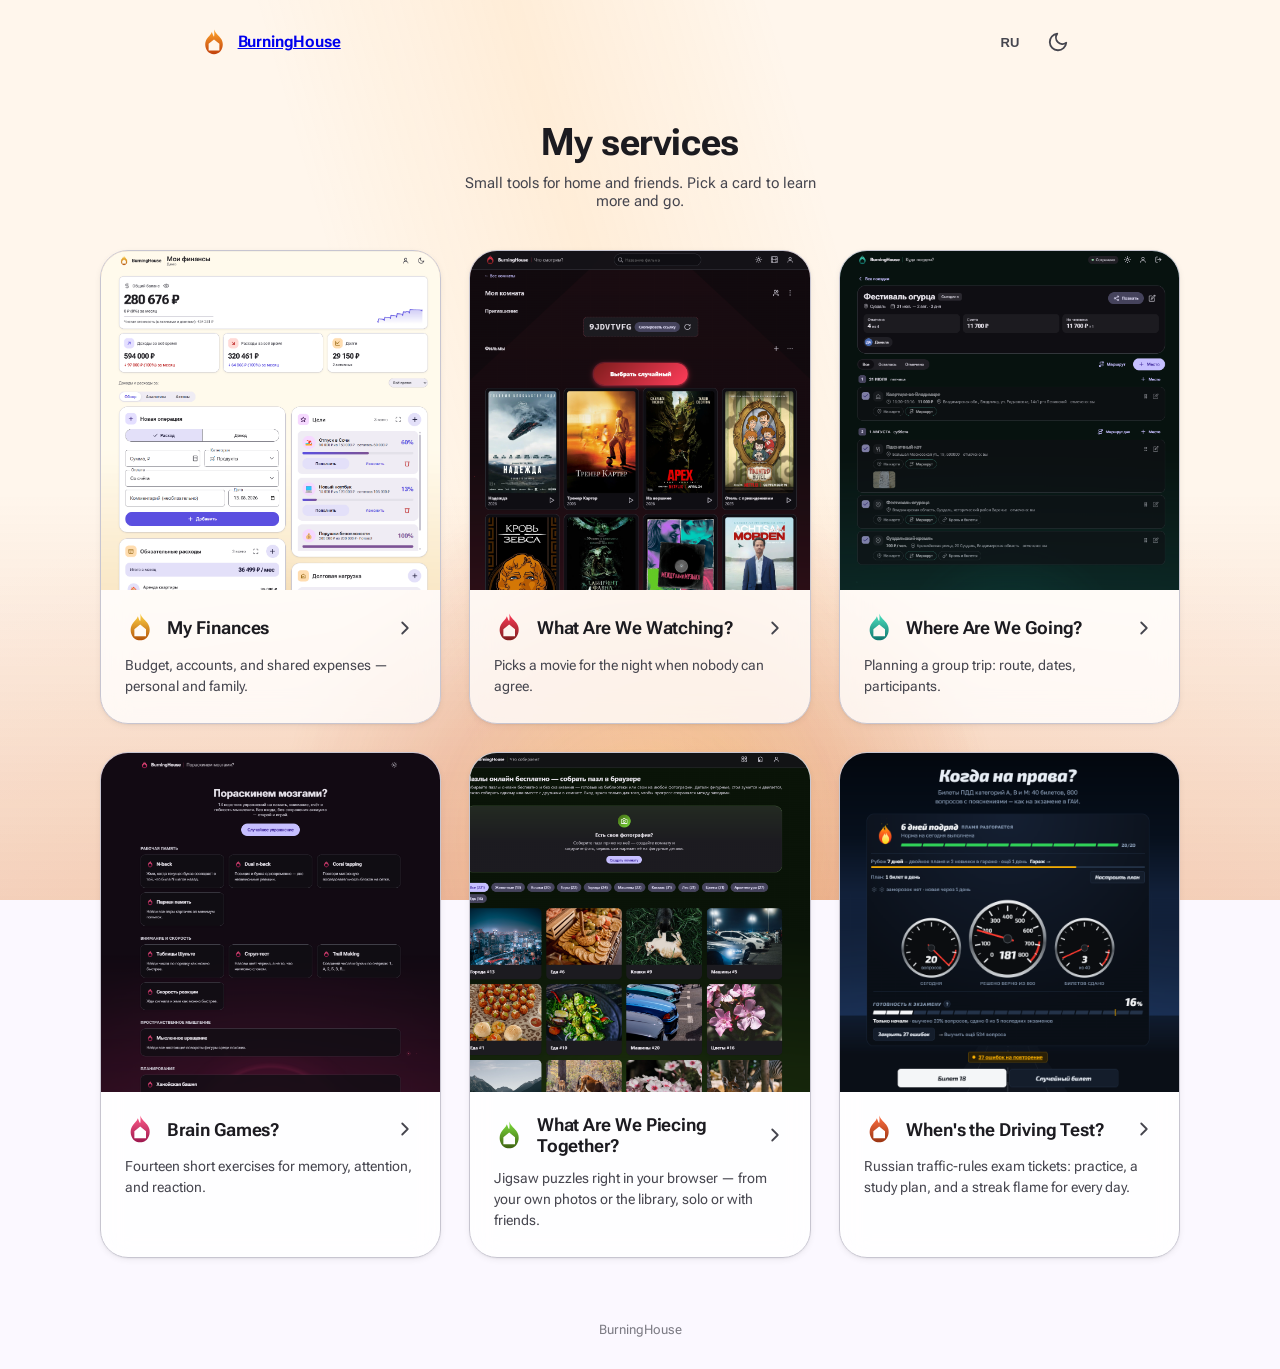
<file: index.html>
<!doctype html>
<html lang="ru">
<head>
<meta charset="utf-8">
<meta name="google-adsense-account" content="ca-pub-4773346307451359">
<meta name="viewport" content="width=device-width,initial-scale=1,viewport-fit=cover">
<meta name="color-scheme" content="light dark">
<meta name="theme-color" content="#150e22">
<title id="pageTitle">BurningHouse — сервисы</title>
<meta id="metaDescription" name="description" content="Мои финансы, «Что смотрим?», «Куда поедем?», «Пораскинем мозгами?», «Что собираем?» и «Когда на права?» — сервисы BurningHouse в одном месте.">
<link rel="canonical" href="https://burninghouse.ru/">

<!-- Векторный фавикон — основной, PNG рядом для тех, кто SVG не берёт
     (в частности, поисковики для иконки в выдаче обычно хотят растр). -->
<link rel="icon" href="assets/favicon.svg" type="image/svg+xml">
<link rel="icon" href="assets/favicon-32.png" type="image/png" sizes="32x32">
<link rel="icon" href="assets/favicon-512.png" type="image/png" sizes="512x512">
<link rel="apple-touch-icon" href="assets/apple-touch-icon.png" sizes="180x180">

<!-- Open Graph / Twitter — без этого ссылка в поиске и при пересылке в
     мессенджеры разворачивается голым текстом, без знака и превью. -->
<meta property="og:type" content="website">
<meta id="ogLocale" property="og:locale" content="ru_RU">
<meta property="og:url" content="https://burninghouse.ru/">
<meta property="og:site_name" content="BurningHouse">
<meta id="ogTitle" property="og:title" content="BurningHouse — сервисы">
<meta id="ogDescription" property="og:description" content="Мои финансы, «Что смотрим?», «Куда поедем?», «Пораскинем мозгами?», «Что собираем?» и «Когда на права?» — сервисы BurningHouse в одном месте.">
<meta property="og:image" content="https://burninghouse.ru/assets/og-image.png">
<meta property="og:image:width" content="1200">
<meta property="og:image:height" content="630">
<meta name="twitter:card" content="summary_large_image">
<meta id="twitterTitle" name="twitter:title" content="BurningHouse — сервисы">
<meta id="twitterDescription" name="twitter:description" content="Мои финансы, «Что смотрим?», «Куда поедем?», «Пораскинем мозгами?», «Что собираем?» и «Когда на права?» — сервисы BurningHouse в одном месте.">
<meta name="twitter:image" content="https://burninghouse.ru/assets/og-image.png">

<link rel="preconnect" href="https://fonts.googleapis.com">
<link href="https://fonts.googleapis.com/css2?family=Roboto+Flex:opsz,wght@8..144,400;8..144,500;8..144,600;8..144,700&display=swap" rel="stylesheet">
<link rel="stylesheet" href="assets/brand.css">
<link rel="stylesheet" href="assets/styles.css">
</head>
<body>

<!-- Горящий дом за интерфейсом. Вариант «Очаг»: страница для неспешного
     просмотра, а не редиректа — искры и свечение идут постоянно, см.
     Design/motion.md. -->
<div class="bh-backdrop bh-backdrop--page" aria-hidden="true">
  <div class="bh-layer"><div class="bh-glow"></div></div>
  <div class="bh-layer"><div class="bh-sweep"></div></div>
  <div class="bh-layer"><div class="bh-haze"></div></div>
  <div class="bh-layer bh-sparks" data-bh-sparks="10"></div>
</div>

<div class="topbar">
  <a class="bh-lockup" href="/">
    <svg class="bh-mark" viewBox="0 0 24 24" role="img" aria-label="BurningHouse">
      <defs>
        <linearGradient id="bhFlameHome" x1="0" y1="1" x2="0" y2="0">
          <stop offset="0" stop-color="var(--flame-base, #c2410c)"/>
          <stop offset="1" stop-color="var(--flame-tip, #ffa62b)"/>
        </linearGradient>
      </defs>
      <path class="bh-flame" fill="url(#bhFlameHome)" fill-rule="evenodd"
            d="M12 1.2C13.6 5 16.4 6.6 18.2 9.4C21.4 14.4 18.6 22.4 12 22.4C5.4 22.4 2.6 14.4 5.8 9.4C7.2 7.2 9.2 6 10.2 3.4C10.9 5.6 11.4 6.6 12 7.4C12.4 5.6 12.3 3.4 12 1.2ZM12 9.8 7.4 13.6V19.2H16.6V13.6Z"/>
    </svg>
    <span class="bh-name">BurningHouse</span>
  </a>
  <div class="topbar-actions">
    <button class="icon-btn icon-btn--text" id="langBtn" type="button"></button>
    <button class="icon-btn" id="themeBtn" type="button" title="Сменить тему" aria-label="Сменить тему"></button>
  </div>
</div>

<header class="hero">
  <h1 id="heroTitle">Мои сервисы</h1>
  <p id="heroText">Небольшие штуки для дома и для друзей. Выберите карточку,
    чтобы узнать подробнее и перейти.</p>
</header>

<main class="grid" id="cards" aria-label="Сервисы"></main>

<p class="foot">BurningHouse</p>

<!-- Модалка с подробностями сервиса — одна на все карточки, содержимое
     подставляет app.js. -->
<div class="scrim" id="svcScrim">
  <div class="dialog" role="dialog" aria-modal="true" aria-labelledby="svcTitle">
    <div class="dlg-media" id="svcMedia"></div>
    <div class="dlg-body">
      <div class="thumbs" id="svcThumbs"></div>
      <div class="row">
        <span id="svcMarkWrap"></span>
        <h3 id="svcTitle"></h3>
      </div>
      <p class="desc" id="svcDesc"></p>
      <div class="actions">
        <button class="btn outlined" id="svcClose" type="button">Закрыть</button>
        <a class="btn filled" id="svcGo" href="#" target="_blank" rel="noopener">Перейти</a>
      </div>
    </div>
  </div>
</div>

<script src="assets/brand.js"></script>
<script src="assets/app.js"></script>
</body>
</html>
</file>
<file: assets/brand.css>
/* Копия Shared/brand.css — не редактировать здесь.
   Правки вносят в Shared/ и раскладывают: node Shared/sync.mjs */
/* ═══════════════════════════════════════════════════════════════════════
   Фирменный слой BurningHouse: знак, локап, горящий фон.
   Канонический файл — этот. Сервисы копируют его к себе в assets/ и
   переопределяют только четыре-шесть переменных (см. блок ниже).

   Решения и причины — в BurningHouse/Design/. Коротко о главном:
   • анимируем только transform/opacity — эти слои уходят на видеокарту;
   • размытие даём радиальным градиентом, а не filter: blur() — блюр во
     весь экран самая дорогая вещь, какую можно повесить на фон;
   • prefers-reduced-motion не «желательно»: движущийся фон при
     вестибулярных нарушениях вызывает тошноту.
   ═══════════════════════════════════════════════════════════════════════ */

/* ── Токены сервиса. По умолчанию — дерево/янтарь (вход). ──
   Свой сервис задаёт эти же переменные у себя ПОСЛЕ подключения brand.css.
   Цвет не выбирается на глаз: он берётся от вещества, которое так горит,
   — таблица свободных в Design/services.md. */
:root{
  --flame-base:#c2410c;   /* основание — уголь, общее для семьи */
  --flame-tip:#ffa62b;    /* вершина — она и различает сервисы */
  --night-1:#0e0b16;      /* края тёмной сцены */
  --night-2:#1f1330;      /* у горизонта, где горит дом */
  --dawn-1:#fff6ec;       /* светлая тема — рассвет, а не осветлённая ночь */
  --dawn-2:#ffe4cb;
}

/* ═══ ФОН ═══
   position:fixed, поэтому одинаково работает и как фон страницы (вход),
   и внутри полноэкранной модалки (окно входа в «Финансах»): когда
   родитель скрыт, скрыт и фон. */
.bh-backdrop{
  position:fixed; inset:0; z-index:0;
  overflow:hidden; pointer-events:none;
  --sky-1:var(--dawn-1); --sky-2:var(--dawn-2);
  background:radial-gradient(125% 100% at 50% 112%, var(--sky-2) 0%, var(--sky-1) 62%);
}
/* Тему берём из тех же сигналов, что и хост: у «Финансов» data-theme стоит
   всегда, у входа его может не быть — тогда решает системная настройка. */
@media (prefers-color-scheme: dark){
  :root:not([data-theme="light"]) .bh-backdrop{ --sky-1:var(--night-1); --sky-2:var(--night-2); }
}
:root[data-theme="dark"]  .bh-backdrop{ --sky-1:var(--night-1); --sky-2:var(--night-2); }
:root[data-theme="light"] .bh-backdrop{ --sky-1:var(--dawn-1);  --sky-2:var(--dawn-2); }

/* Фон под ВСЮ страницу приложения, а не только под окно входа.
   z-index:-1 здесь обязателен: с нулевым позиционированный слой красится
   поверх непозиционированных блоков и накрыл бы собой весь интерфейс.
   Хост при этом обязан отдать фон наружу — иначе слой окажется под
   непрозрачной заливкой body и его просто не будет видно:

     html{ background:var(--ваш-фон) }
     body{ background:transparent }                                        */
.bh-backdrop--page{ z-index:-1; }

/* Приглушённый вариант — для страниц с плотным интерфейсом, где фон должен
   только подсвечивать поля вокруг панелей, а не спорить с содержимым.
   Приглушать приходится ОТДЕЛЬНЫМ набором кадров, а не статичной opacity:
   свойство, которое анимируется, значением из правила не перебить — анимация
   всегда важнее. На этом легко обжечься и потом искать, почему «не применилось». */
.bh-backdrop--quiet .bh-glow{ animation-name:bh-breathe-quiet }
@keyframes bh-breathe-quiet{
  from{ transform:translateX(-50%) scale(1);    opacity:.24 }
  to  { transform:translateX(-50%) scale(1.07); opacity:.32 }
}
.bh-backdrop--quiet .bh-haze{ opacity:.55 }

.bh-layer{ position:absolute; inset:0; }

/* Свечение очага снизу по центру — оттуда, где горит дом. */
.bh-glow{
  position:absolute; left:50%; bottom:-34%;
  width:min(92%, 46rem); aspect-ratio:1; transform:translateX(-50%);
  border-radius:50%; opacity:.55;
  background:radial-gradient(circle,
    color-mix(in srgb, var(--flame-tip) 46%, transparent) 0%,
    color-mix(in srgb, var(--flame-base) 28%, transparent) 38%,
    transparent 70%);
  will-change:transform, opacity;
  animation:bh-breathe 11s ease-in-out infinite alternate;
}
@keyframes bh-breathe{
  from{ transform:translateX(-50%) scale(1);    opacity:.5 }
  to  { transform:translateX(-50%) scale(1.09); opacity:.62 }
}

/* Медленный проход света по комнате — вариант «Угли» из Design/motion.md.
   Выбран для страниц входа: при активной SSO-сессии страница показывается
   на долю секунды, и эффектный разгон читался бы как тормоз. */
.bh-sweep{
  position:absolute; inset:-30% -60%;
  background:linear-gradient(74deg, transparent 42%,
    color-mix(in srgb, var(--flame-tip) 10%, transparent) 50%, transparent 58%);
  will-change:transform;
  animation:bh-sweep 16s ease-in-out infinite;
}
@keyframes bh-sweep{
  0%,100%{ transform:translateX(-22%) }
  50%    { transform:translateX(22%) }
}

/* Дымка над очагом — прячет нижнюю границу свечения. */
.bh-haze{
  position:absolute; left:-20%; right:-20%; bottom:0; height:58%;
  background:linear-gradient(to top,
    color-mix(in srgb, var(--flame-base) 18%, transparent), transparent 78%);
}

/* ═══ ИСКРЫ ═══
   Узлы расставляет brand.js: у каждой свои длительность, задержка и снос.
   Одинаковые искры сразу читаются как размноженная копипаста. */
.bh-spark{
  position:absolute; bottom:-2%;
  width:3px; height:3px; border-radius:50%;
  background:var(--flame-tip);
  box-shadow:0 0 6px 1px color-mix(in srgb, var(--flame-tip) 65%, transparent);
  opacity:0; will-change:transform, opacity;
  animation:bh-rise var(--bh-dur, 12s) linear var(--bh-delay, 0s) infinite;
}
@keyframes bh-rise{
  0%  { transform:translate3d(0,0,0) scale(.6); opacity:0 }
  12% { opacity:.8 }
  70% { opacity:.45 }
  100%{ transform:translate3d(var(--bh-drift, 2rem), -60vh, 0) scale(.25); opacity:0 }
}

/* Повадка искр — единственное, чем сервису позволено выделиться помимо цвета.
   Подключается классом на контейнере искр. */
.bh-sparks--settle .bh-spark{ animation-name:bh-settle }   /* финансы: копятся */
@keyframes bh-settle{
  0%  { transform:translate3d(0,0,0) scale(.5); opacity:0 }
  15% { opacity:.9 }
  60% { transform:translate3d(var(--bh-drift,1rem), -34vh, 0) scale(1); opacity:.85 }
  100%{ transform:translate3d(var(--bh-drift,1rem), -26vh, 0) scale(.7); opacity:0 }
}
.bh-sparks--motes .bh-spark{ animation-name:bh-motes; animation-timing-function:ease-in-out }
@keyframes bh-motes{                                        /* фильмы: пыль в луче */
  0%  { transform:translate3d(0,-70vh,0) scale(.5); opacity:0 }
  20% { opacity:.7 }
  100%{ transform:translate3d(var(--bh-drift,4rem), -8vh, 0) scale(.4); opacity:0 }
}
.bh-sparks--wind .bh-spark{ animation-name:bh-wind }        /* поездки: сносит ветром */
@keyframes bh-wind{
  0%  { transform:translate3d(0,0,0) scale(.6); opacity:0 }
  14% { opacity:.85 }
  100%{ transform:translate3d(calc(var(--bh-drift,1rem) * 6), -30vh, 0) scale(.3); opacity:0 }
}
/* админка: вспыхивают дискретно и строго вертикально — телеметрия, а не огонь */
.bh-sparks--pulse .bh-spark{ animation-name:bh-pulse; animation-timing-function:steps(1,end) }
@keyframes bh-pulse{
  0%  { transform:translate3d(0,0,0) scale(.7); opacity:0 }
  8%  { opacity:.9 }
  50% { opacity:.25 }
  58% { opacity:.9 }
  92% { opacity:.9 }
  100%{ transform:translate3d(0,-60vh,0) scale(.7); opacity:0 }
}
/* тренажёр: доходят до своего места один раз и дальше не летят — только
   разряжаются на месте частыми вспышками, как нейрон, а не огонь. Кольцо на
   ::after — это и есть импульс синапса, расходящийся от тела клетки и
   гаснущий; больше ни у одной повадки кольца нет, только рост/снос точки. */
.bh-sparks--flicker .bh-spark{ animation-name:bh-flicker; animation-timing-function:linear }
@keyframes bh-flicker{
  0%  { transform:translate3d(0,0,0) scale(.5); opacity:0 }
  5%  { transform:translate3d(var(--bh-drift,.5rem),-20vh,0) scale(.85); opacity:.15 }
  8%  { opacity:.95 }
  11% { opacity:.15 }
  40% { opacity:.15 }
  43% { opacity:.9 }
  46% { opacity:.15 }
  70% { opacity:.15 }
  73% { opacity:.85 }
  76% { opacity:.15 }
  95% { transform:translate3d(var(--bh-drift,.5rem),-20vh,0) scale(.85); opacity:.15 }
  100%{ transform:translate3d(var(--bh-drift,.5rem),-22vh,0) scale(.3); opacity:0 }
}
.bh-sparks--flicker .bh-spark::after{
  content:""; position:absolute; inset:-6px; border-radius:50%;
  border:1px solid var(--flame-tip);
  opacity:0; animation:bh-flicker-ring var(--bh-dur,12s) linear var(--bh-delay,0s) infinite;
}
@keyframes bh-flicker-ring{
  0%,7%  { transform:scale(.6); opacity:0 }
  9%     { transform:scale(1.3); opacity:.55 }
  14%    { transform:scale(2.3); opacity:0 }
  42%    { transform:scale(.6); opacity:0 }
  44%    { transform:scale(1.3); opacity:.5 }
  49%    { transform:scale(2.3); opacity:0 }
  72%    { transform:scale(.6); opacity:0 }
  74%    { transform:scale(1.3); opacity:.55 }
  79%    { transform:scale(2.3); opacity:0 }
  100%   { transform:scale(.6); opacity:0 }
}
/* пазлы: искра блуждает вбок, как будто ищет своё место, затем резко
   «щёлкает» на позицию (overshoot-масштаб + вспышка) и дальше идёт ровно
   вверх, уже без блужданий — деталь нашла пару и присоединилась к общей
   картинке. Кольцо на ::after квадратное, не круглое, как у остальных
   поводок, — единственный явный намёк на форму детали пазла в самом фоне. */
.bh-sparks--interlock .bh-spark{
  animation-name:bh-interlock;
  animation-timing-function:cubic-bezier(.34,1.56,.64,1);
}
@keyframes bh-interlock{
  0%  { transform:translate3d(0,0,0) scale(.5); opacity:0 }
  10% { opacity:.75 }
  45% { transform:translate3d(var(--bh-drift,1.5rem), -22vh, 0) scale(.55); opacity:.6 }
  52% { transform:translate3d(var(--bh-drift,1.5rem), -25vh, 0) scale(1.15); opacity:1 }
  58% { transform:translate3d(var(--bh-drift,1.5rem), -27vh, 0) scale(.85); opacity:.9 }
  100%{ transform:translate3d(var(--bh-drift,1.5rem), -60vh, 0) scale(.6); opacity:0 }
}
.bh-sparks--interlock .bh-spark::after{
  content:""; position:absolute; inset:-5px; border-radius:2px;
  border:1px solid var(--flame-tip);
  opacity:0; animation:bh-interlock-click var(--bh-dur,12s) linear var(--bh-delay,0s) infinite;
}
@keyframes bh-interlock-click{
  0%,48%{ transform:scale(.4) rotate(0deg); opacity:0 }
  52%   { transform:scale(1) rotate(6deg); opacity:.7 }
  60%   { transform:scale(1.6) rotate(6deg); opacity:0 }
  100%  { opacity:0 }
}

/* ═══ ЗНАК ═══
   Градиент объявляется ВНУТРИ каждого <svg>: вынесенный наружу не увидит
   переменные сервиса и знак уедет в чёрный. Подробности — Design/mark.md. */
.bh-mark{ display:block; flex:none; }
.bh-mark .bh-flame{
  transform-origin:50% 100%;
  animation:bh-flick 4.2s ease-in-out infinite;
}
@keyframes bh-flick{
  0%,100%{ transform:scaleY(1)    scaleX(1);    opacity:1 }
  32%    { transform:scaleY(.94)  scaleX(1.03); opacity:.93 }
  58%    { transform:scaleY(1.04) scaleX(.98);  opacity:1 }
}

/* ═══ ЛОКАП: знак, бренд, сервис ═══
   Бренд — постоянная величина, сервис — переменная; вес это и показывает.

   Внутри — два независимых <a>, не один: у знака+бренда и у названия сервиса
   разные адреса. Знак и «BurningHouse» — это каталог всех сервисов, клик
   уводит на burninghouse.ru. Название сервиса — это сервис, на котором
   стоишь, клик по нему возвращает на его собственную домашнюю. Раньше был
   один <a> на весь локап, и каталог из сервиса было не открыть, не потеряв
   то, что было на экране. */
.bh-lockup{
  display:inline-flex; align-items:center; gap:.6rem;
  font-size:1rem; line-height:1;
}
.bh-lockup-home, .bh-lockup-service{
  display:inline-flex; align-items:center; gap:.6rem;
  text-decoration:none; color:inherit;
}
.bh-lockup .bh-mark{ width:1.75em; height:1.75em; }
.bh-name{ font-weight:650; letter-spacing:-.01em; }
/* Единственное место, где цвет сервиса попадает в текстовую строку. */
.bh-sep{
  width:1px; height:1.15em; flex:none; border-radius:1px;
  background:color-mix(in srgb, var(--flame-tip) 45%, transparent);
}
.bh-service{ font-weight:400; opacity:.72; }

/* Узкий экран: бренд уходит, остаются знак и название сервиса — на своей
   странице человек и так знает, где он, а место дороже. */
@media (max-width:30rem){
  .bh-name, .bh-sep{ display:none }
}

/* ═══ ПЕРЕДАЧА НА СТРАНИЦУ ВХОДА ═══
   Уход на auth-домен — это обычная навигация между разными сайтами, и резкая
   подмена читается рывком. Кросс-доменные view transitions браузер не даёт
   (разные origin), поэтому склеиваем вручную: здесь карточка уходит, там
   появляется. Фон остаётся на месте и в обеих точках выглядит одинаково —
   именно он и создаёт ощущение, что это одна страница, а не две.

   Класс вешает сервис перед auth.login(); длительность обязана совпадать с
   задержкой навигации в его коде.

   Класс продублирован в селекторе намеренно: у карточки сервиса обычно уже
   есть своя анимация появления, и её правило идёт в файле позже. При равной
   специфичности побеждает последнее — уход бы молча не сработал. Удвоение
   класса поднимает специфичность, не прибегая к !important. */
.bh-leaving.bh-leaving{
  animation:bh-leave .22s cubic-bezier(.4,0,1,1) both;
  pointer-events:none;
}
@keyframes bh-leave{
  to{ opacity:0; transform:translateY(-6px) scale(.985) }
}

/* Прибытие: карточка входа собирается из того же движения, в котором ушла
   предыдущая. Вешается на саму карточку на auth-домене. */
.bh-arriving{
  animation:bh-arrive .34s cubic-bezier(.16,.84,.44,1) both;
}
@keyframes bh-arrive{
  from{ opacity:0; transform:translateY(10px) scale(.985) }
}

/* ═══ ДОСТУПНОСТЬ ═══
   Замирает в осмысленном виде, а не в пустоте: искры остаются видимыми,
   свечение — в среднем положении. */
@media (prefers-reduced-motion: reduce){
  .bh-glow, .bh-sweep, .bh-spark, .bh-spark::after, .bh-mark .bh-flame,
  .bh-leaving, .bh-arriving{
    animation-duration:.01ms !important;
    animation-iteration-count:1 !important;
  }
  .bh-spark{ opacity:.45 }
  /* Кольцо импульса — эффект самого движения, замирает невидимым, а не
     точкой-бубликом на месте. */
  .bh-spark::after{ opacity:0 !important; }
  /* Уходящая карточка не должна остаться невидимой, если анимацию отключили
     до того, как случилась навигация. */
  .bh-leaving{ opacity:1 }
}
</file>
<file: assets/styles.css>
/* Оформление главной. Токены — те же, что в «Моих финансах» (Material 3,
   violet seed): это интерфейсный слой, общий для всех сервисов, см.
   BurningHouse/Design/palette.md. Пламя не переопределяем — дерево/янтарь
   из brand.css подходит: это точка входа в дом целиком, а не в сервис. */

:root{
  --md-sys-color-primary:#5b4fe0;
  --md-sys-color-on-primary:#ffffff;
  --md-sys-color-primary-container:#e4dfff;
  --md-sys-color-on-primary-container:#180265;
  --md-sys-color-secondary-container:#e3e0f9;
  --md-sys-color-on-secondary-container:#1a1836;
  --md-sys-color-error:#ba1a1a;
  --md-sys-color-surface:#fbf8ff;
  --md-sys-color-on-surface:#1c1b20;
  --md-sys-color-on-surface-variant:#46464f;
  --md-sys-color-surface-container-lowest:#ffffff;
  --md-sys-color-surface-container-low:#f5f2fa;
  --md-sys-color-surface-container:#efecf4;
  --md-sys-color-surface-container-high:#e9e6ee;
  --md-sys-color-outline:#777680;
  --md-sys-color-outline-variant:#c7c5d0;

  --r-s:8px; --r-m:12px; --r-l:16px; --r-xl:28px; --r-full:9999px;
  --md-font:"Roboto Flex","Segoe UI",system-ui,Roboto,sans-serif;
  --ease-std:cubic-bezier(0.2,0,0,1);
  --ease-emph-dec:cubic-bezier(0.05,0.7,0.1,1);
  --e1:0 1px 2px rgba(0,0,0,.05),0 2px 6px rgba(0,0,0,.06);
  --e2:0 2px 6px rgba(0,0,0,.07),0 8px 20px rgba(0,0,0,.08);

  --dark-primary:#c6bfff; --dark-on-primary:#2e1591;
  --dark-primary-container:#4335a8; --dark-on-primary-container:#e4dfff;
  --dark-secondary-container:#45435c; --dark-on-secondary-container:#e3e0f9;
  --dark-error:#ffb4ab;
  --dark-surface:#141318; --dark-on-surface:#e5e1e9; --dark-on-surface-variant:#c8c5d0;
  --dark-surface-container-lowest:#0f0e13; --dark-surface-container-low:#1c1b20;
  --dark-surface-container:#201f25; --dark-surface-container-high:#2b2930;
  --dark-outline:#918f9a; --dark-outline-variant:#46464f;
  --dark-e2:0 2px 6px rgba(0,0,0,.3),0 8px 20px rgba(0,0,0,.35);
}

@media (prefers-color-scheme:dark){
  :root:not([data-theme="light"]){
    --md-sys-color-primary:var(--dark-primary); --md-sys-color-on-primary:var(--dark-on-primary);
    --md-sys-color-primary-container:var(--dark-primary-container); --md-sys-color-on-primary-container:var(--dark-on-primary-container);
    --md-sys-color-secondary-container:var(--dark-secondary-container); --md-sys-color-on-secondary-container:var(--dark-on-secondary-container);
    --md-sys-color-error:var(--dark-error);
    --md-sys-color-surface:var(--dark-surface); --md-sys-color-on-surface:var(--dark-on-surface); --md-sys-color-on-surface-variant:var(--dark-on-surface-variant);
    --md-sys-color-surface-container-lowest:var(--dark-surface-container-lowest); --md-sys-color-surface-container-low:var(--dark-surface-container-low);
    --md-sys-color-surface-container:var(--dark-surface-container); --md-sys-color-surface-container-high:var(--dark-surface-container-high);
    --md-sys-color-outline:var(--dark-outline); --md-sys-color-outline-variant:var(--dark-outline-variant);
    --e2:var(--dark-e2);
  }
}
:root[data-theme="dark"]{
  --md-sys-color-primary:var(--dark-primary); --md-sys-color-on-primary:var(--dark-on-primary);
  --md-sys-color-primary-container:var(--dark-primary-container); --md-sys-color-on-primary-container:var(--dark-on-primary-container);
  --md-sys-color-secondary-container:var(--dark-secondary-container); --md-sys-color-on-secondary-container:var(--dark-on-secondary-container);
  --md-sys-color-error:var(--dark-error);
  --md-sys-color-surface:var(--dark-surface); --md-sys-color-on-surface:var(--dark-on-surface); --md-sys-color-on-surface-variant:var(--dark-on-surface-variant);
  --md-sys-color-surface-container-lowest:var(--dark-surface-container-lowest); --md-sys-color-surface-container-low:var(--dark-surface-container-low);
  --md-sys-color-surface-container:var(--dark-surface-container); --md-sys-color-surface-container-high:var(--dark-surface-container-high);
  --md-sys-color-outline:var(--dark-outline); --md-sys-color-outline-variant:var(--dark-outline-variant);
  --e2:var(--dark-e2);
}

*{box-sizing:border-box;margin:0;padding:0}
html,body{min-height:100%}
body.scroll-lock{overflow:hidden}
/* Фон отдан наверх, на html: .bh-backdrop лежит на z-index:-1 и под
   непрозрачной заливкой body его было бы просто не видно. */
html{background:var(--md-sys-color-surface)}
body{
  font-family:var(--md-font);
  color:var(--md-sys-color-on-surface);
  background:transparent;
  -webkit-font-smoothing:antialiased;
  min-height:100vh;
}

/* ===================== ШАПКА ===================== */
.topbar{
  position:relative;z-index:1;
  display:flex;align-items:center;justify-content:space-between;
  max-width:920px;margin:0 auto;padding:20px 20px 0;
}

.topbar-actions{display:flex;align-items:center;gap:4px}

.icon-btn{
  width:44px;height:44px;border-radius:var(--r-full);
  border:0;background:transparent;color:var(--md-sys-color-on-surface-variant);
  cursor:pointer;display:grid;place-items:center;overflow:hidden;position:relative;flex:none;
}
.icon-btn::after{content:"";position:absolute;inset:0;background:currentColor;opacity:0;transition:opacity .2s}
.icon-btn:hover::after{opacity:.08}
.icon-btn:active::after{opacity:.12}
.icon{width:22px;height:22px;fill:none;stroke:currentColor;stroke-width:2;stroke-linecap:round;stroke-linejoin:round;flex:none}
/* Переключатель языка — тот же icon-btn, но с надписью «EN»/«RU» вместо
   значка: своей иконки у языка нет, а буквы понятнее флага (у RU/EN нет
   единого флага, который не читался бы как политическое заявление). */
.icon-btn--text{font-size:13px;font-weight:650;letter-spacing:.01em}

/* ===================== ГЕРОЙ ===================== */
.hero{
  position:relative;z-index:1;
  max-width:920px;margin:0 auto;padding:56px 20px 40px;text-align:center;
}
.hero h1{font-size:clamp(28px,4vw,38px);font-weight:650;letter-spacing:-.01em}
.hero p{margin-top:10px;font-size:15px;color:var(--md-sys-color-on-surface-variant);max-width:44ch;margin-inline:auto}

/* ===================== КАРТОЧКИ СЕРВИСОВ ===================== */
.grid{
  position:relative;z-index:1;
  max-width:1120px;margin:0 auto;padding:0 20px 64px;
  display:grid;grid-template-columns:repeat(auto-fit,minmax(320px,1fr));gap:28px;
}

.svc-card{
  all:unset;box-sizing:border-box;cursor:pointer;
  display:flex;flex-direction:column;
  border-radius:var(--r-xl);overflow:hidden;
  background:color-mix(in srgb,var(--md-sys-color-surface-container-lowest) 78%,transparent);
  backdrop-filter:blur(14px) saturate(1.1);
  border:1px solid var(--md-sys-color-outline-variant);
  box-shadow:var(--e1);
  transition:transform .22s var(--ease-emph-dec),box-shadow .22s var(--ease-emph-dec),border-color .22s;
}
.svc-card:hover{transform:translateY(-5px);box-shadow:var(--e2);border-color:color-mix(in srgb,var(--svc-tip,var(--md-sys-color-outline)) 45%,var(--md-sys-color-outline-variant))}
.svc-card:focus-visible{outline:2px solid var(--md-sys-color-primary);outline-offset:3px}
.svc-card:active{transform:translateY(-2px)}

/* Превью-картинка сервиса. Фон под ней — уже градиент цвета сервиса (см.
   .svc-media-fallback), так что даже долгая загрузка не даёт пустого прямоугольника.
   Соотношение сторон — почти квадрат: сами скриншоты дашбордов близки к 1:1
   (обычная страница, не широкий десктопный скролл), а в широкий 16:10 их
   приходилось обрезать чуть ли не наполовину. */
.svc-media{
  position:relative;aspect-ratio:1/1;overflow:hidden;flex:none;
  background:var(--md-sys-color-surface-container-high);
}
.svc-media-fallback{
  position:absolute;inset:0;display:grid;place-items:center;
  background:linear-gradient(160deg,
    color-mix(in srgb,var(--svc-base) 38%,var(--md-sys-color-surface-container-high)) 0%,
    color-mix(in srgb,var(--svc-tip) 22%,var(--md-sys-color-surface-container-high)) 100%);
}
.svc-media-fallback .bh-mark{width:3em;height:3em;opacity:.85}
.svc-media img{
  position:absolute;inset:0;width:100%;height:100%;
  object-fit:cover;object-position:top center;display:block;
}

.svc-body{display:flex;flex-direction:column;gap:12px;padding:22px 24px 26px}
.svc-card .row{display:flex;align-items:center;gap:12px}
.svc-card .bh-mark{width:1.9em;height:1.9em;flex:none}
.svc-card h2{font-size:18px;font-weight:650;letter-spacing:-.005em;flex:1}
.svc-card .arrow{color:var(--md-sys-color-on-surface-variant);flex:none;transition:transform .22s var(--ease-emph-dec)}
.svc-card:hover .arrow{transform:translateX(3px)}
.svc-card .teaser{font-size:14px;line-height:1.5;color:var(--md-sys-color-on-surface-variant)}

/* ===================== МОДАЛКА ===================== */
.scrim{position:fixed;inset:0;background:rgba(0,0,0,.4);display:none;place-items:center;z-index:60;padding:16px;overflow-y:auto}
.scrim.show{display:grid;animation:fade .15s}
.dialog{
  background:var(--md-sys-color-surface-container-high);
  border-radius:var(--r-xl);width:100%;max-width:520px;overflow:hidden;
  animation:pop .25s var(--ease-emph-dec);
  margin:auto;
}
/* Здесь картинку не обрезаем — это «подробности», человек пришёл её
   разглядеть. Показываем целиком в её собственных пропорциях, только
   ограничиваем высоту, чтобы диалог не улетал за экран. */
.dialog .dlg-media{
  position:relative;background:var(--md-sys-color-surface-container-highest,var(--md-sys-color-surface-container-high));
  display:flex;align-items:center;justify-content:center;max-height:56vh;overflow:hidden;
}
.dialog .dlg-media .svc-media{position:static;aspect-ratio:auto;width:100%;display:flex;align-items:center;justify-content:center}
.dialog .dlg-media .svc-media img{
  position:relative;z-index:1;
  max-width:100%;max-height:56vh;width:auto;height:auto;
  object-fit:contain;display:block;
}
.dialog .dlg-media .svc-media-fallback{position:absolute;inset:0}
.dialog .dlg-body{padding:22px 26px 26px}

.thumbs{display:flex;gap:8px;margin-bottom:16px}
.svc-thumb{
  all:unset;box-sizing:border-box;cursor:pointer;flex:1;
  aspect-ratio:1/1;border-radius:var(--r-s);overflow:hidden;
  border:2px solid transparent;opacity:.6;transition:opacity .15s,border-color .15s;
}
.svc-thumb img{width:100%;height:100%;object-fit:cover;object-position:top center;display:block}
.svc-thumb:hover{opacity:.9}
.svc-thumb.active{opacity:1;border-color:var(--md-sys-color-primary)}

.dialog .row{display:flex;align-items:center;gap:12px;margin-bottom:14px}
.dialog .bh-mark{width:2.2em;height:2.2em;flex:none}
.dialog h3{font-size:21px;font-weight:650;letter-spacing:-.005em}
.dialog .desc{font-size:14.5px;line-height:1.55;color:var(--md-sys-color-on-surface-variant)}
.dialog .actions{display:flex;gap:8px;justify-content:flex-end;margin-top:24px}

@keyframes fade{from{opacity:0}to{opacity:1}}
@keyframes pop{from{opacity:0;transform:scale(.92)}to{opacity:1;transform:none}}

/* ---- buttons ---- */
.btn{
  position:relative;display:inline-flex;align-items:center;justify-content:center;gap:8px;
  height:44px;padding:0 22px;border:0;border-radius:var(--r-full);
  font-family:inherit;font-size:14.5px;font-weight:600;cursor:pointer;overflow:hidden;
  background:transparent;color:var(--md-sys-color-primary);text-decoration:none;
}
.btn::after{content:"";position:absolute;inset:0;background:currentColor;opacity:0;transition:opacity .2s}
.btn:hover::after{opacity:.08}
.btn:active::after{opacity:.12}
.btn.filled{background:var(--md-sys-color-primary);color:var(--md-sys-color-on-primary)}
.btn.outlined{border:1px solid var(--md-sys-color-outline)}

/* ===================== ФУТЕР ===================== */
.foot{
  position:relative;z-index:1;text-align:center;
  padding:0 20px 32px;font-size:12.5px;color:var(--md-sys-color-on-surface-variant);opacity:.7;
}

@media (max-width:30rem){
  .hero{padding-top:44px}
}
</file>
